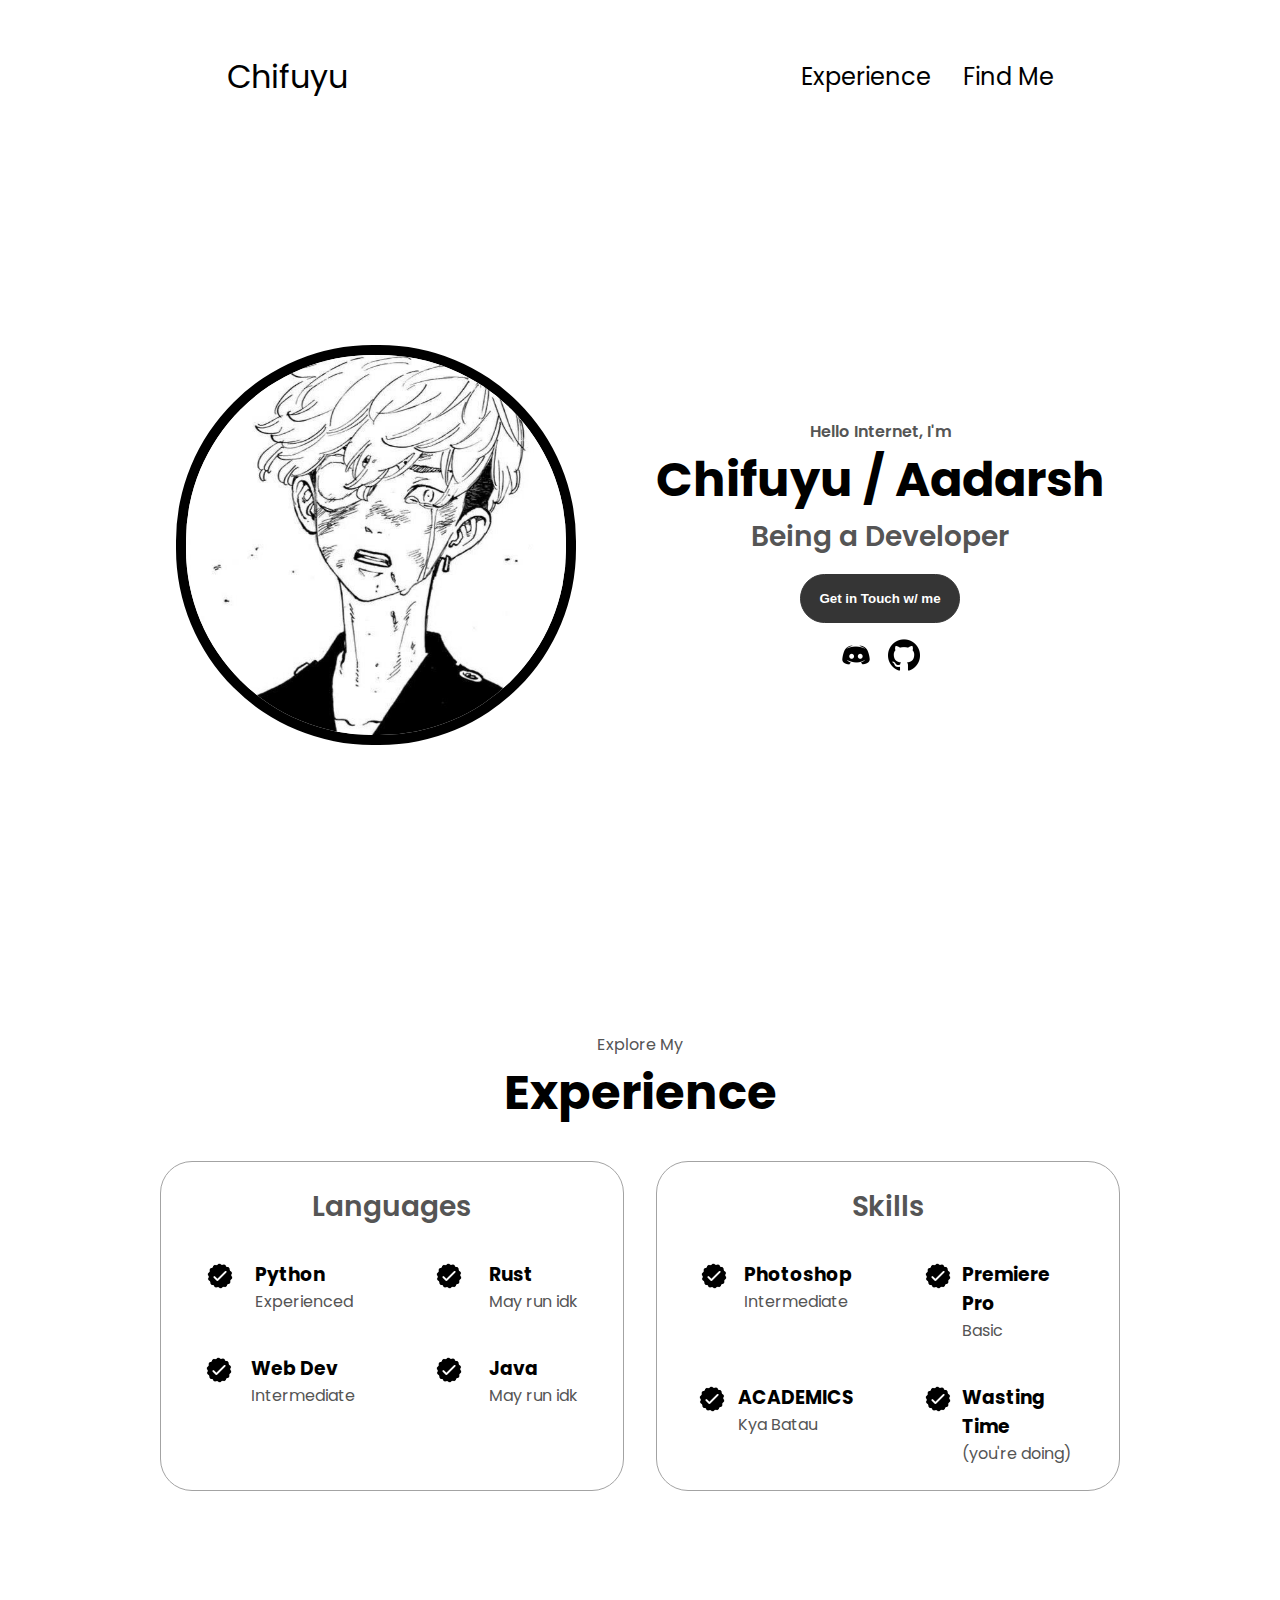
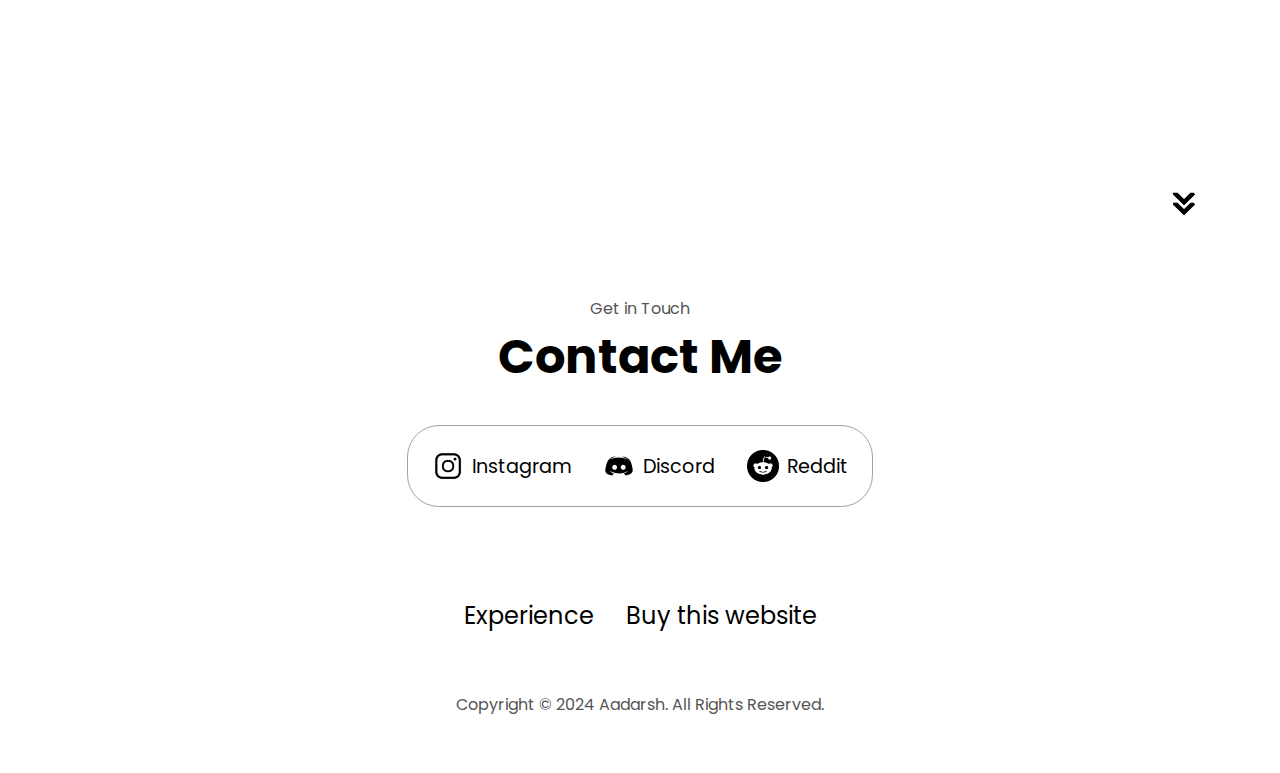
<file: index.html>
<!DOCTYPE html>
<html lang="en">
  <head>
    <meta charset="UTF-8" />
    <meta http-equiv="X-UA-Compatible" content="IE=edge" />
    <meta name="viewport" content="width=device-width, initial-scale=1.0" />
    <title>Chifuyu | Aadarsh</title>
    <meta name="title" content="Aadarsh's Website">
    <meta name="description" content="Hey I'am Aadarsh, an Intermediate developer.">
    <link rel="stylesheet" href="style.css" />
    <link rel="stylesheet" href="mediaqueries.css" />
    <link rel="shortcut icon" href="assests/Chifuyu.jpeg" type="image/x-icon">
  </head>
  <body>
    <nav id="desktop-nav">
      <div class="logo">Chifuyu</div>
      <div>
        <ul class="nav-links">
          <li><a href="#experience">Experience</a></li>
          <li><a href="#contact">Find Me</a></li>
        </ul>
      </div>
    </nav>
    <nav id="hamburger-nav">
      <div class="logo">Chifuyu</div>
      <div class="hamburger-menu">
        <div class="hamburger-icon" onclick="toggleMenu()">
          <span></span>
          <span></span>
          <span></span>
        </div>
        <div class="menu-links">
          <li><a href="#experience" onclick="toggleMenu()">Experience</a></li>
          <li><a href="#contact" onclick="toggleMenu()">Contact</a></li>
        </div>
      </div>
    </nav>
    <section id="profile">
      <div class="section__pic-container">
        <img id="newUI" src="assests/Chifuyu.jpeg" alt="PFP" />
      </div>
      <div class="section__text">
        <p class="section__text__p1">Hello Internet, I'm</p>
        <h1 class="title">Chifuyu / Aadarsh</h1>
        <p class="section__text__p2">Being a Developer</p>
        <div class="btn-container">
          <button class="btn btn-color-1" onclick="location.href='./#contact'">
            Get in Touch w/ me
          </button>
        </div>
        <div id="socials-container">
          <img
            src="assests/discord.png"
            alt="My Github profile"
            class="icon"
            onclick="location.href='https://discord.com/users/1159805488897196062'"
          />
          <img
            src="assests/github.png"
            alt="My Github profile"
            class="icon"
            onclick="location.href='https://github.com/JustCodeAadarsh'"
          />
        </div>
      </div>
    </section>
    <section id="experience">
      <p class="section__text__p1">Explore My</p>
      <h1 class="title">Experience</h1>
      <div class="experience-details-container">
        <div class="about-containers">
          <div class="details-container">
            <h2 class="experience-sub-title">Languages</h2>
            <div class="article-container">
              <article>
                <img
                  src="assests/checkmark.png"
                  alt="Experience icon"
                  class="icon"
                />
                <div>
                  <h3>Python</h3>
                  <p>Experienced</p>
                </div>
              </article>
              <article>
                <img
                  src="assests/checkmark.png"
                  alt="Experience icon"
                  class="icon"
                />
                <div>
                  <h3>Rust</h3>
                  <p>May run idk</p>
                </div>
              </article>
              <article>
                <img
                  src="assests/checkmark.png"
                  alt="Experience icon"
                  class="icon"
                />
                <div>
                  <h3>Web Dev</h3>
                  <p>Intermediate</p>
                </div>
              </article>
              <article>
                <img
                  src="assests/checkmark.png"
                  alt="Experience icon"
                  class="icon"
                />
                <div>
                  <h3>Java</h3>
                  <p>May run idk</p>
                </div>
              </article>
            </div>
          </div>
          <div class="details-container">
            <h2 class="experience-sub-title">Skills</h2>
            <div class="article-container">
              <article>
                <img
                  src="assests/checkmark.png"
                  alt="Experience icon"
                  class="icon"
                />
                <div>
                  <h3>Photoshop</h3>
                  <p>Intermediate</p>
                </div>
              </article>
              <article>
                <img
                  src="assests/checkmark.png"
                  alt="Experience icon"
                  class="icon"
                />
                <div>
                  <h3>Premiere Pro</h3>
                  <p>Basic</p>
                </div>
              </article>
              <article>
                <img
                  src="assests/checkmark.png"
                  alt="Experience icon"
                  class="icon"
                />
                <div>
                  <h3>ACADEMICS</h3>
                  <p>Kya Batau</p>
                </div>
              </article>
              <article>
                <img
                  src="assests/checkmark.png"
                  alt="Experience icon"
                  class="icon"
                />
                <div>
                  <h3>Wasting Time</h3>
                  <p>(you're doing)</p>
                </div>
              </article>
            </div>
          </div>
        </div>
      </div>
      <img
        src="assests/arrow.png"
        alt="Arrow icon"
        class="icon arrow"
        onclick="location.href='./#contact'"
      />
    </section>
    <section id="contact">
      <p class="section__text__p1">Get in Touch</p>
      <h1 class="title">Contact Me</h1>
      <div class="contact-info-upper-container">
        <div class="contact-info-container">
          <img
            src="assests/Insta.png"
            alt="NIG"
            class="icon contact-icon email-icon"
          />
          <p><a href="https://www.instagram.com/aadarsh.json/">Instagram</a></p>
        </div>
        <div class="contact-info-container">
          <img
            src="assests/discord.png"
            class="icon contact-icon"
          />
          <p><a href="https://discord.com/users/1159805488897196062">Discord</a></p>
        </div>
        <div class="contact-info-container">
            <img
              src="assests/reddit.png"
              class="icon contact-icon"
            />
            <p><a href="https://www.reddit.com/user/AadarshDaddy">Reddit</a></p>
          </div>
      </div>
    </section>
    <footer>
      <nav>
        <div class="nav-links-container">
          <ul class="nav-links">
            <li><a href="#experience">Experience</a></li>
            <li><a href="#contact">Buy this website</a></li>
          </ul>
        </div>
      </nav>
      <p>Copyright &#169; 2024 Aadarsh. All Rights Reserved.</p>
    </footer>
    <script src="script.js"></script>
  </body>
</html>
</file>
<file: style.css>
/* GENERAL */

@import url("https://fonts.googleapis.com/css2?family=Poppins:wght@300;400;500;600&display=swap");

* {
  margin: 0;
  padding: 0;
}

body {
  font-family: "Poppins", sans-serif;
}

html {
  scroll-behavior: smooth;
}

p {
  color: rgb(85, 85, 85);
}

/* TRANSITION */

a,
.btn {
  transition: all 300ms ease;
}

/* DESKTOP NAV */

nav,
.nav-links {
  display: flex;
}

nav {
  justify-content: space-around;
  align-items: center;
  height: 17vh;
}

.nav-links {
  gap: 2rem;
  list-style: none;
  font-size: 1.5rem;
}

a {
  color: black;
  text-decoration: none;
  text-decoration-color: white;
}

a:hover {
  color: grey;
  text-decoration: underline;
  text-underline-offset: 1rem;
  text-decoration-color: rgb(181, 181, 181);
}

.logo {
  font-size: 2rem;
}

.logo:hover {
  cursor: default;
}

/* HAMBURGER MENU */

#hamburger-nav {
  display: none;
}

.hamburger-menu {
  position: relative;
  display: inline-block;
}

.hamburger-icon {
  display: flex;
  flex-direction: column;
  justify-content: space-between;
  height: 24px;
  width: 30px;
  cursor: pointer;
}

.hamburger-icon span {
  width: 100%;
  height: 2px;
  background-color: black;
  transition: all 0.3 ease-in-out;
}

.menu-links {
  position: absolute;
  top: 100%;
  right: 0;
  background-color: white;
  width: fit-content;
  max-height: 0;
  overflow: hidden;
  transition: all 0.3 ease-in-out;
}

.menu-links a {
  display: block;
  padding: 10px;
  text-align: center;
  font-size: 1.5rem;
  color: black;
  text-decoration: none;
  transition: all 0.3 ease-in-out;
}

.menu-links li {
  list-style: none;
}

.menu-links.open {
  max-height: 300px;
}

.hamburger-icon.open span:first-child {
  transform: rotate(45deg) translate(10px, 5px);
}

.hamburger-icon.open span:nth-child(2) {
  opacity: 0;
}

.hamburger-icon.open span:last-child {
  transform: rotate(-45deg) translate(10px, -5px);
}

.hamburger-icon span:first-child {
  transform: none;
}

.hamburger-icon span:first-child {
  opacity: 1;
}

.hamburger-icon span:first-child {
  transform: none;
}

/* SECTIONS */

section {
  padding-top: 4vh;
  height: 96vh;
  margin: 0 10rem;
  box-sizing: border-box;
  min-height: fit-content;
}

.section-container {
  display: flex;
}

/* PROFILE SECTION */

#profile {
  display: flex;
  justify-content: center;
  gap: 5rem;
  height: 80vh;
}

.section__pic-container {
  display: flex;
  height: 400px;
  width: 400px;
  margin: auto 0;
}

.section__text {
  align-self: center;
  text-align: center;
}

.section__text p {
  font-weight: 600;
}

.section__text__p1 {
  text-align: center;
}

.section__text__p2 {
  font-size: 1.75rem;
  margin-bottom: 1rem;
}

.title {
  font-size: 3rem;
  text-align: center;
}

#socials-container {
  display: flex;
  justify-content: center;
  margin-top: 1rem;
  gap: 1rem;
}

/* ICONS */

.icon {
  cursor: pointer;
  height: 2rem;
}

/* BUTTONS */

.btn-container {
  display: flex;
  justify-content: center;
  gap: 1rem;
}

.btn {
  font-weight: 600;
  transition: all 300ms ease;
  padding: 1rem;
  width: 10rem;
  border-radius: 2rem;
}

.btn-color-1,
.btn-color-2 {
  border: rgb(53, 53, 53) 0.1rem solid;
}

.btn-color-1:hover,
.btn-color-2:hover {
  cursor: pointer;
}

.btn-color-1,
.btn-color-2:hover {
  background: rgb(53, 53, 53);
  color: white;
}

.btn-color-1:hover {
  background: rgb(0, 0, 0);
}

.btn-color-2 {
  background: none;
}

.btn-color-2:hover {
  border: rgb(255, 255, 255) 0.1rem solid;
}

.btn-container {
  gap: 1rem;
}

/* ABOUT SECTION */

#about {
  position: relative;
}

.about-containers {
  gap: 2rem;
  margin-bottom: 2rem;
  margin-top: 2rem;
}

.about-details-container {
  justify-content: center;
  flex-direction: column;
}

.about-containers,
.about-details-container {
  display: flex;
}

.about-pic {
  border-radius: 2rem;
}

.arrow {
  position: absolute;
  right: -5rem;
  bottom: 2.5rem;
}

.details-container {
  padding: 1.5rem;
  flex: 1;
  background: white;
  border-radius: 2rem;
  border: rgb(53, 53, 53) 0.1rem solid;
  border-color: rgb(163, 163, 163);
  text-align: center;
}

.section-container {
  gap: 4rem;
  height: 100%;
}

.section__pic-container {
  height: 400px;
  width: 400px;
  margin: auto 0;
}

/* EXPERIENCE SECTION */

#experience {
  position: relative;
}

.experience-sub-title {
  color: rgb(85, 85, 85);
  font-weight: 600;
  font-size: 1.75rem;
  margin-bottom: 2rem;
}

.experience-details-container {
  display: flex;
  justify-content: center;
  flex-direction: column;
}

.article-container {
  display: flex;
  text-align: initial;
  flex-wrap: wrap;
  flex-direction: row;
  gap: 2.5rem;
  justify-content: space-around;
}

article {
  display: flex;
  width: 10rem;
  justify-content: space-around;
  gap: 0.5rem;
}

article .icon {
  cursor: default;
}

/* PROJECTS SECTION */

#projects {
  position: relative;
}

.color-container {
  border-color: rgb(163, 163, 163);
  background: rgb(250, 250, 250);
}

.project-img {
  border-radius: 2rem;
  width: 90%;
  height: 90%;
}

.project-title {
  margin: 1rem;
  color: black;
}

.project-btn {
  color: black;
  border-color: rgb(163, 163, 163);
}

/* CONTACT */

#contact {
  display: flex;
  justify-content: center;
  flex-direction: column;
  height: 70vh;
}

.contact-info-upper-container {
  display: flex;
  justify-content: center;
  border-radius: 2rem;
  border: rgb(53, 53, 53) 0.1rem solid;
  border-color: rgb(163, 163, 163);
  background: (250, 250, 250);
  margin: 2rem auto;
  padding: 0.5rem;
}

.contact-info-container {
  display: flex;
  align-items: center;
  justify-content: center;
  gap: 0.5rem;
  margin: 1rem;
}

.contact-info-container p {
  font-size: larger;
}

.contact-icon {
  cursor: default;
}

.email-icon {
  height: 2rem;
}

/* FOOTER SECTION */

footer {
  height: 26vh;
  margin: 0 1rem;
}

footer p {
  text-align: center;
}

#newUI{
  border: solid 10px   rgb(0, 0, 0);
    border-radius: 49%;
}
</file>
<file: mediaqueries.css>
@media screen and (max-width: 1400px) {
    #profile {
      height: 83vh;
      margin-bottom: 6rem;
    }
    .about-containers {
      flex-wrap: wrap;
    }
    #contact,
    #projects {
      height: fit-content;
    }
  }
  
  @media screen and (max-width: 1200px) {
    #desktop-nav {
      display: none;
    }
    #hamburger-nav {
      display: flex;
    }
    #experience,
    .experience-details-container {
      margin-top: 2rem;
    }
    #profile,
    .section-container {
      display: block;
    }
    .arrow {
      display: none;
    }
    section,
    .section-container {
      height: fit-content;
    }
    section {
      margin: 0 5%;
    }
    .section__pic-container {
      width: 275px;
      height: 275px;
      margin: 0 auto 2rem;
    }
    .about-containers {
      margin-top: 0;
    }
  }
  
  @media screen and (max-width: 600px) {
    #contact,
    footer {
      height: 40vh;
    }
    #profile {
      height: 83vh;
      margin-bottom: 0;
    }
    article {
      font-size: 1rem;
    }
    footer nav {
      height: fit-content;
      margin-bottom: 2rem;
    }
    .about-containers,
    .contact-info-upper-container,
    .btn-container {
      flex-wrap: wrap;
    }
    .contact-info-container {
      margin: 0;
      gap: 10px;
    }
    .contact-info-container p,
    .nav-links li a {
      font-size: 1rem;
    }
    .experience-sub-title {
      font-size: 1.25rem;
    }
    .logo {
      font-size: 1.5rem;
    }
    .nav-links {
      flex-direction: column;
      gap: 0.5rem;
      text-align: center;
    }
    .section__pic-container {
      width: auto;
      height: 46vw;
      justify-content: center;
    }
    .section__text__p2 {
      font-size: 1.25rem;
    }
    .title {
      font-size: 1rem;
    }
    .text-container {
      text-align: justify;
      gap: 8px;
    }
    #newUI{
      border: none;
    }
  }
</file>
